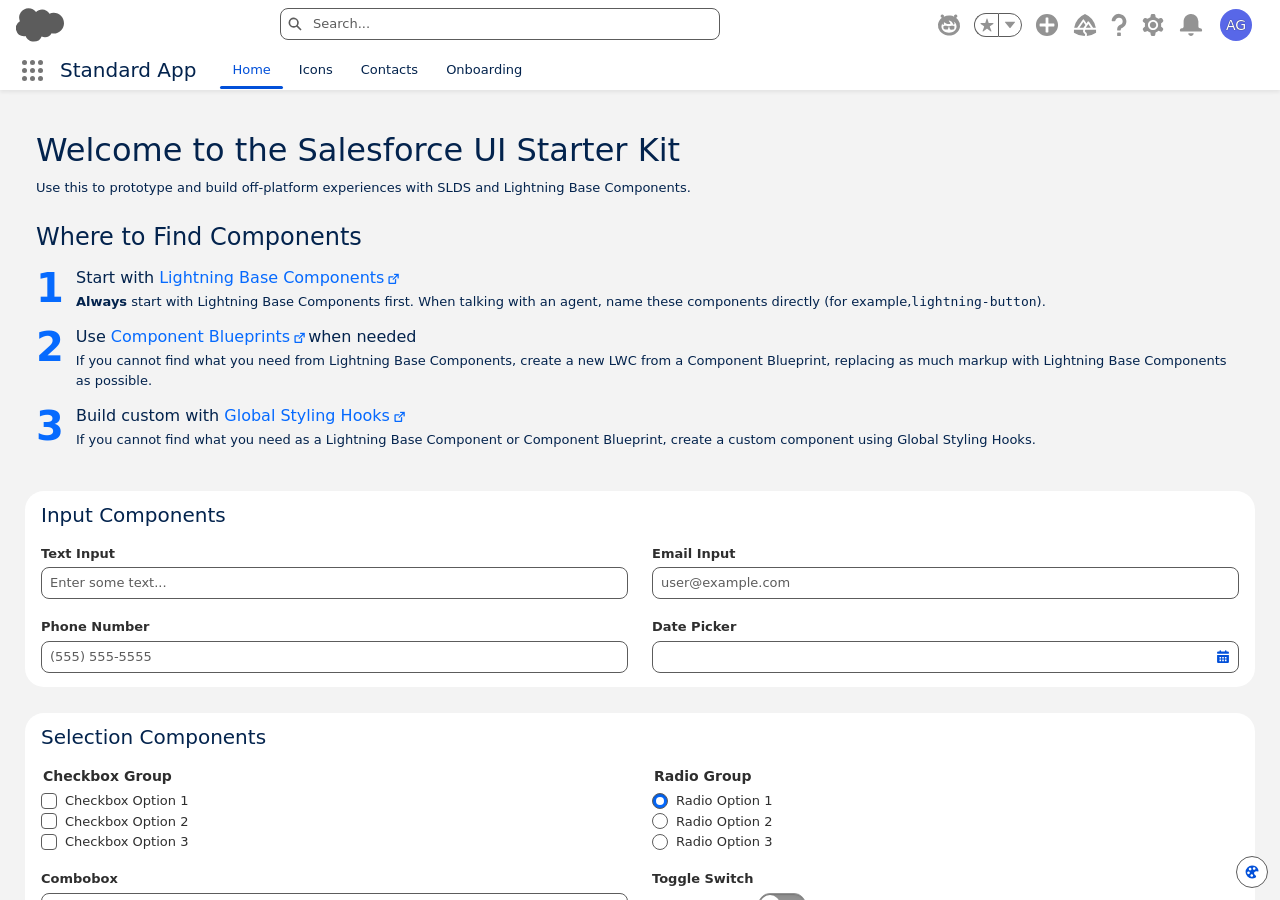
<file: index.html>
<!DOCTYPE html>
<html lang="en">
<head>
    <meta charset="UTF-8">
    <meta name="viewport" content="width=device-width, initial-scale=1, minimum-scale=1" />
    <title>Salesforce</title>
    <link rel="icon" href="./images/salesforce.svg" type="image/svg+xml">
    <link rel="icon" href="./favicon.ico" type="image/x-icon">
    <link rel="stylesheet" href="./loading.css">
  <script type="module" crossorigin src="./assets/index-BgKdhr_P.js"></script>
  <link rel="modulepreload" crossorigin href="./assets/preload-helper-PPVm8Dsz.js">
</head>
<body>
    <div id="app"></div>
    <div id="app-loading">Loading…</div>
</body>
</html>
</file>
<file: loading.css>
#app {
    opacity: 0;
}

#app.is-ready {
    opacity: 1;
}

#app-loading {
    display: none;
    position: fixed;
    inset: 0;
    place-items: center;
    font: 500 .875rem/1 system-ui, sans-serif;
    color: oklch(60% 0 0);
    animation: app-loading-fade-in .5s ease-in forwards;
}

#app:not(.is-ready) ~ #app-loading {
    display: grid;
}

@keyframes app-loading-fade-in {
    from { opacity: 0; }
    to { opacity: 1; }
}
</file>
